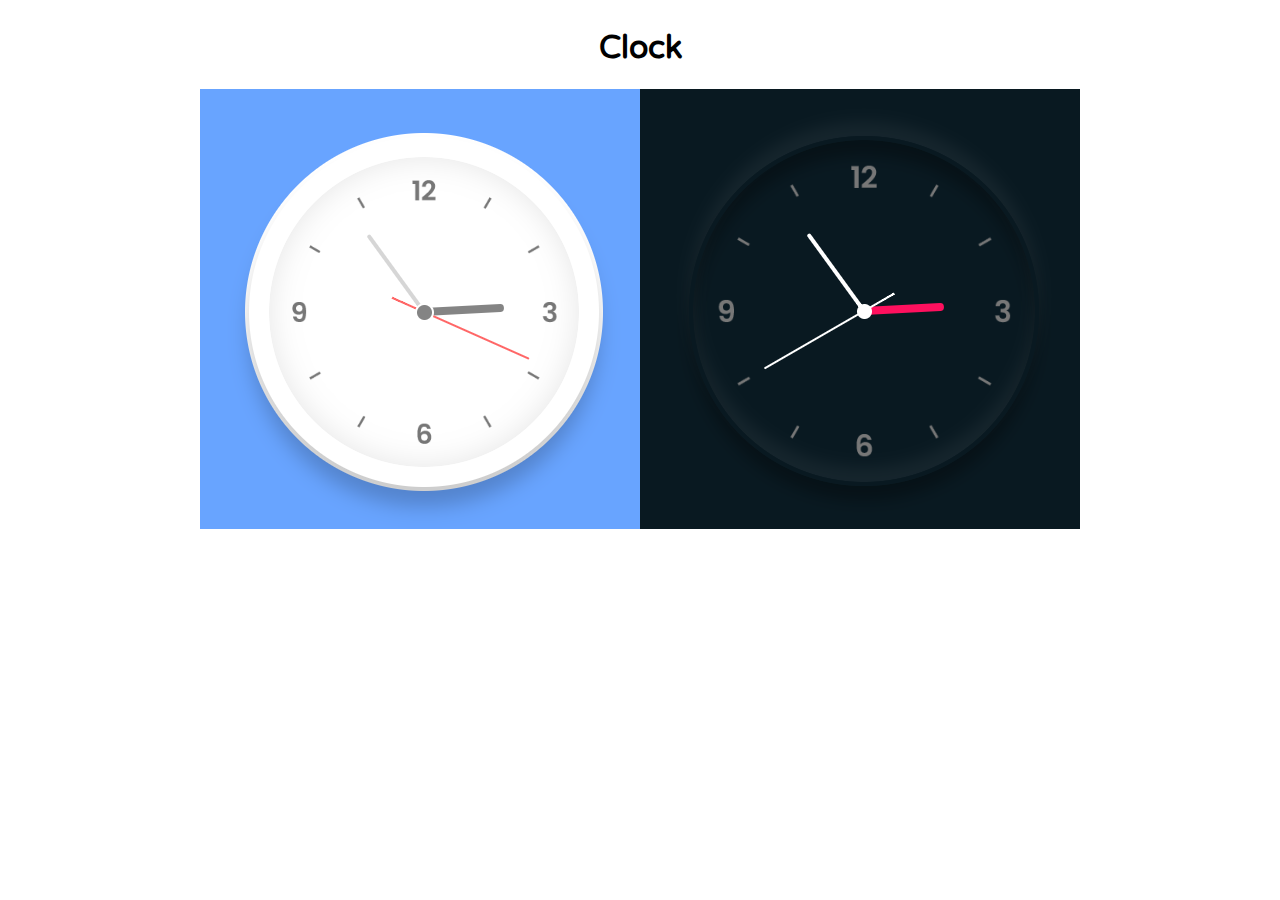
<file: index.html>
<!DOCTYPE html>
<html lang="en">

<head>

  <meta charset="utf-8">
  <meta name="viewport" content="width=device-width, initial-scale=1, shrink-to-fit=no">
<meta name="viewport" content="width=device-width, initial-scale=1, user-scalable=no">
  <meta name="description" content="">
  <meta name="author" content="Andi Brunner">
  <link href="https://fonts.googleapis.com/css?family=Varela+Round&display=swap" rel="stylesheet">
  <title>Clock by Andi Brunner</title>

<style media="screen">
body{
  font-family: 'Varela Round', sans-serif;
}
.img {
    align-items: center;
    display: flex;
    justify-content: center;
  }
  .h1{
    font-family: 'Varela Round', sans-serif;
    align-items: center;
    display: flex;
    justify-content: center;
  }
</style>
</head>

<body id="page-top">
  <div class="h1">
    <h1>Clock</h1>
  </div>
  <div class="img">
    <a href="/light"><img src="light.png" alt=""></a>
    <a href="/dark"><img src="dark.png" alt=""></a>
  </div>


</body>

</html>
</file>
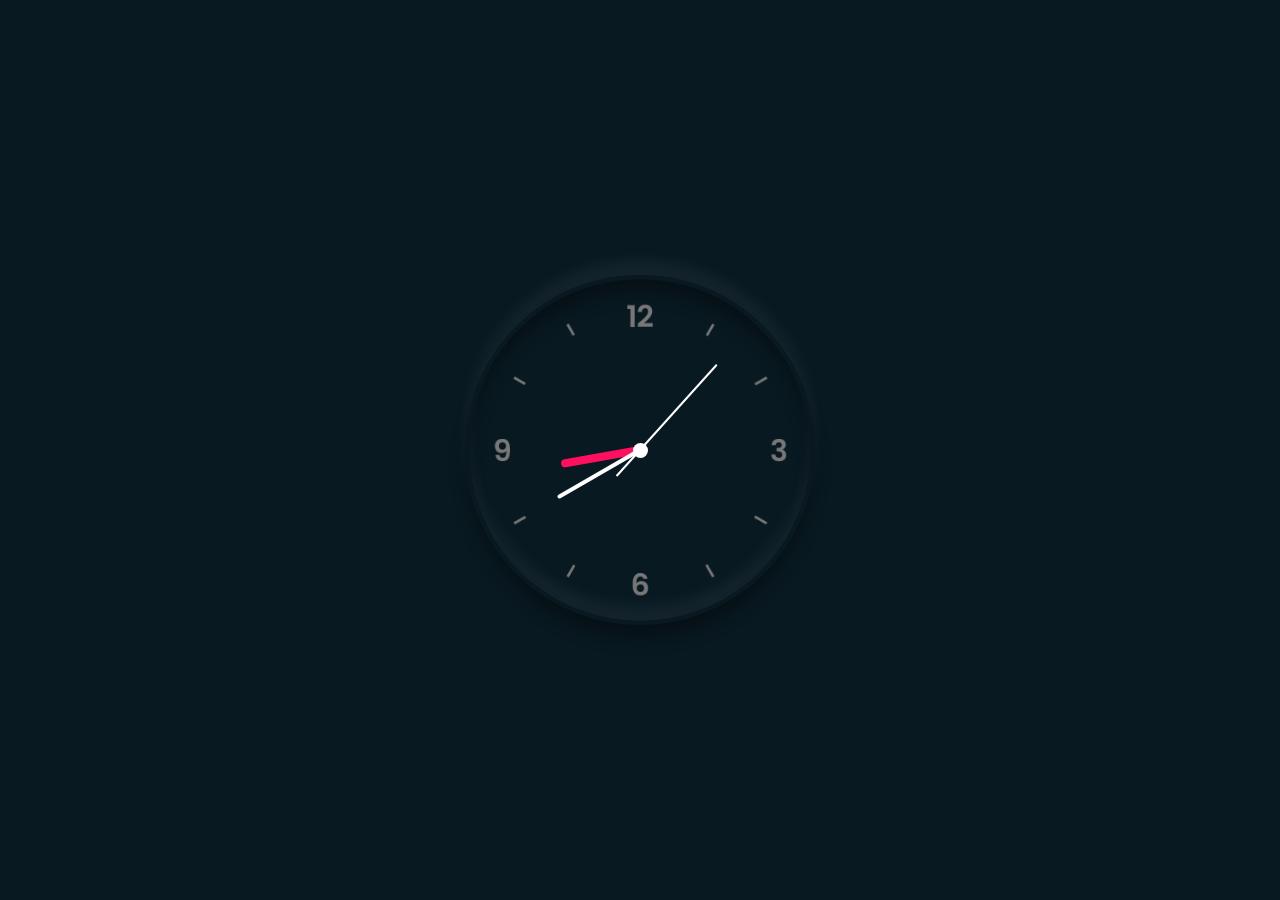
<file: dark/index.html>
<!DOCTYPE html>
<html lang="en">
<head>
    <meta charset="UTF-8">
    <title>Document</title>
    <link rel="stylesheet" href="style.css">
<meta name="viewport" content="width=device-width, initial-scale=1, user-scalable=no">
</head>
<body>
    <div class="clock">
        <div class="hour">
            <div class="hr" id="hr"></div>
        </div>
        <div class="min">
            <div class="mn" id="mn"></div>
        </div>
        <div class="sec">
            <div class="sc" id="sc"></div>
        </div>
    </div>
    
    <script type="text/javascript">
        const deg = 6;
        const hr = document.querySelector("#hr")
        const mn = document.querySelector("#mn")
        const sc = document.querySelector("#sc")
        setInterval(() => {
            let day = new Date();
            let hh = day.getHours() * 30;
            let mm = day.getMinutes() * deg;
            let ss = day.getSeconds() * deg;
            hr.style.transform = `rotateZ(${hh+(mm/12)}deg)`;
            mn.style.transform = `rotateZ(${mm}deg)`;
            sc.style.transform = `rotateZ(${ss}deg)`;
        })
    </script>
    
</body>
</html>
</file>
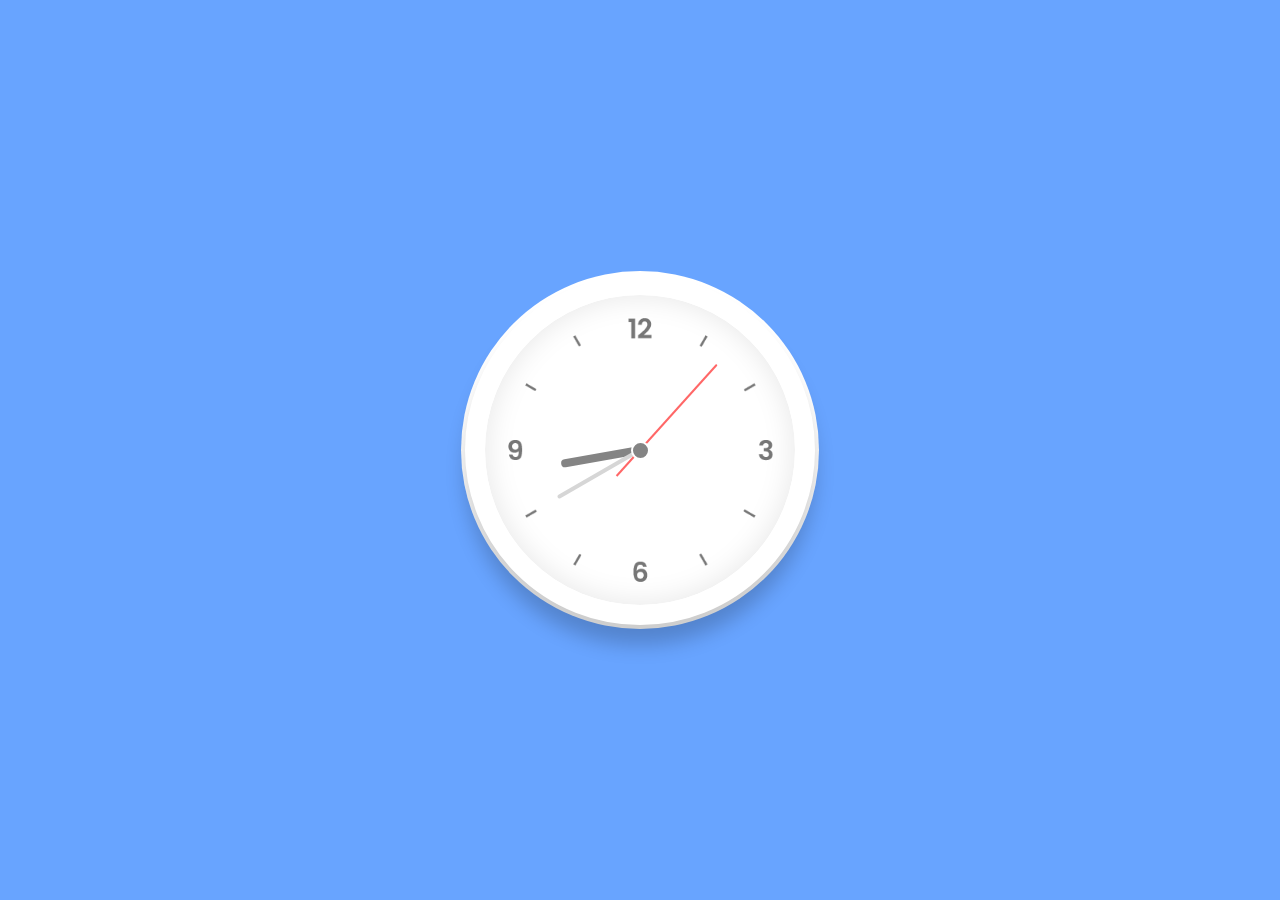
<file: light/index.html>
<!DOCTYPE html>
<html lang="en">
<head>
    <meta charset="UTF-8">
    <title>Document</title>
    <link rel="stylesheet" href="style.css">
<meta name="viewport" content="width=device-width, initial-scale=1, user-scalable=no">
</head>
<body>
    <div class="clock">
        <div class="hour">
            <div class="hr" id="hr"></div>
        </div>
        <div class="min">
            <div class="mn" id="mn"></div>
        </div>
        <div class="sec">
            <div class="sc" id="sc"></div>
        </div>
    </div>

    <script type="text/javascript">
        const deg = 6;
        const hr = document.querySelector("#hr")
        const mn = document.querySelector("#mn")
        const sc = document.querySelector("#sc")
        setInterval(() => {
            let day = new Date();
            let hh = day.getHours() * 30;
            let mm = day.getMinutes() * deg;
            let ss = day.getSeconds() * deg;
            hr.style.transform = `rotateZ(${hh+(mm/12)}deg)`;
            mn.style.transform = `rotateZ(${mm}deg)`;
            sc.style.transform = `rotateZ(${ss}deg)`;
        })
    </script>
</body>
</html>
</file>
<file: dark/style.css>
*

{
    margin: 0;
    padding: 0;
    box-sizing: border-box
}
body
{
    display:  flex;
    justify-content: center;
    align-items: center;
    min-height: 100vh;
    background: #091921;
}
.clock
{
    width: 350px;
    height: 350px;
    display: flex;
    justify-content: center;
    align-items: center;
    background: url(clock.png);
    background-size: cover;
    border-radius: 50%;
    border: 4px solid #091921;
    box-shadow: 0 -15px 15px rgba(255,255,255,0.05),
    			inset 0 -15px 15px rgba(255,255,255,0.05),
    			0 15px 15px rgba(0,0,0,0.3),
    			inset 0 15px 15px rgba(0,0,0,0.3);
                
}
.clock::before{
    content: '';
    position: absolute;
    width: 15px;
    height: 15px;
    background: #fff;
    z-index: 10000;
    border-radius: 50%;
}
.hour,
.min,
.sec{
    position: absolute;
}
.hour, .hr 
{
    width: 160;
    height: 160px;
}
.min, .mn 
{
    width: 190;
    height: 190px;
}
.sec, .sc 
{
    width: 230;
    height: 230px;
}
.hr,.mn,.sc
{
    display: flex;
    justify-content: center;
    position: absolute;
    border-radius: 50%;

}
.hr::before{
    content: '';
    position: absolute;
    width: 8px;
    height: 80px;
    background: #ff105e;
    z-index: 10;
    border-radius: 6px 6px 0 0;
}
.mn::before{
    content: '';
    position: absolute;
    width: 4px;
    height: 90px;
    background: #fff;
    z-index: 11;
    border-radius: 6px 6px 0 0;
}
.sc::before{
    content: '';
    position: absolute;
    width: 2px;
    height: 150px;
    background: #fff;
    z-index: 12;
    border-radius: 6px 6px 0 0;
}
</file>
<file: light/style.css>
*

{
    margin: 0;
    padding: 0;
    box-sizing: border-box
}
body
{
    display:  flex;
    justify-content: center;
    align-items: center;
    min-height: 100vh;
    background: #68a4ff;
}
.clock
{
    width: 350px;
    height: 350px;
    display: flex;
    justify-content: center;
    align-items: center;
    background: #fff url(clock.png);
    background-size: cover;
    border-radius: 50%;
    border: 20px solid #fff;
    box-shadow: inset 0 0 30px rgba(0,0,0,.1),
                0 20px 20px rgba(0,0,0,.2),
                0 0 0 4px rgba(255,255,255,1);
}
.clock::before{
    content: '';
    position: absolute;
    width: 15px;
    height: 15px;
    background: #848484;
    border: 2px solid #fff;
    z-index: 100000;
    border-radius: 50%;
}
.hour,
.min,
.sec{
    position: absolute;
}
.hour, .hr 
{
    width: 160;
    height: 160px;
}
.min, .mn 
{
    width: 190;
    height: 190px;
}
.sec, .sc 
{
    width: 230;
    height: 230px;
}
.hr,.mn,.sc
{
    display: flex;
    justify-content: center;
    position: absolute;
    border-radius: 50%;

}
.hr::before{
    content: '';
    position: absolute;
    width: 8px;
    height: 80px;
    background: #848484;
    z-index: 10;
    border-radius: 6px 6px 0 0;
}
.mn::before{
    content: '';
    position: absolute;
    width: 4px;
    height: 90px;
    background: #d6d6d6;
    z-index: 11;
    border-radius: 6px 6px 0 0;
}
.sc::before{
    content: '';
    position: absolute;
    width: 2px;
    height: 150px;
    background: #ff6767;
    z-index: 12;
    border-radius: 6px 6px 0 0;
}
</file>
